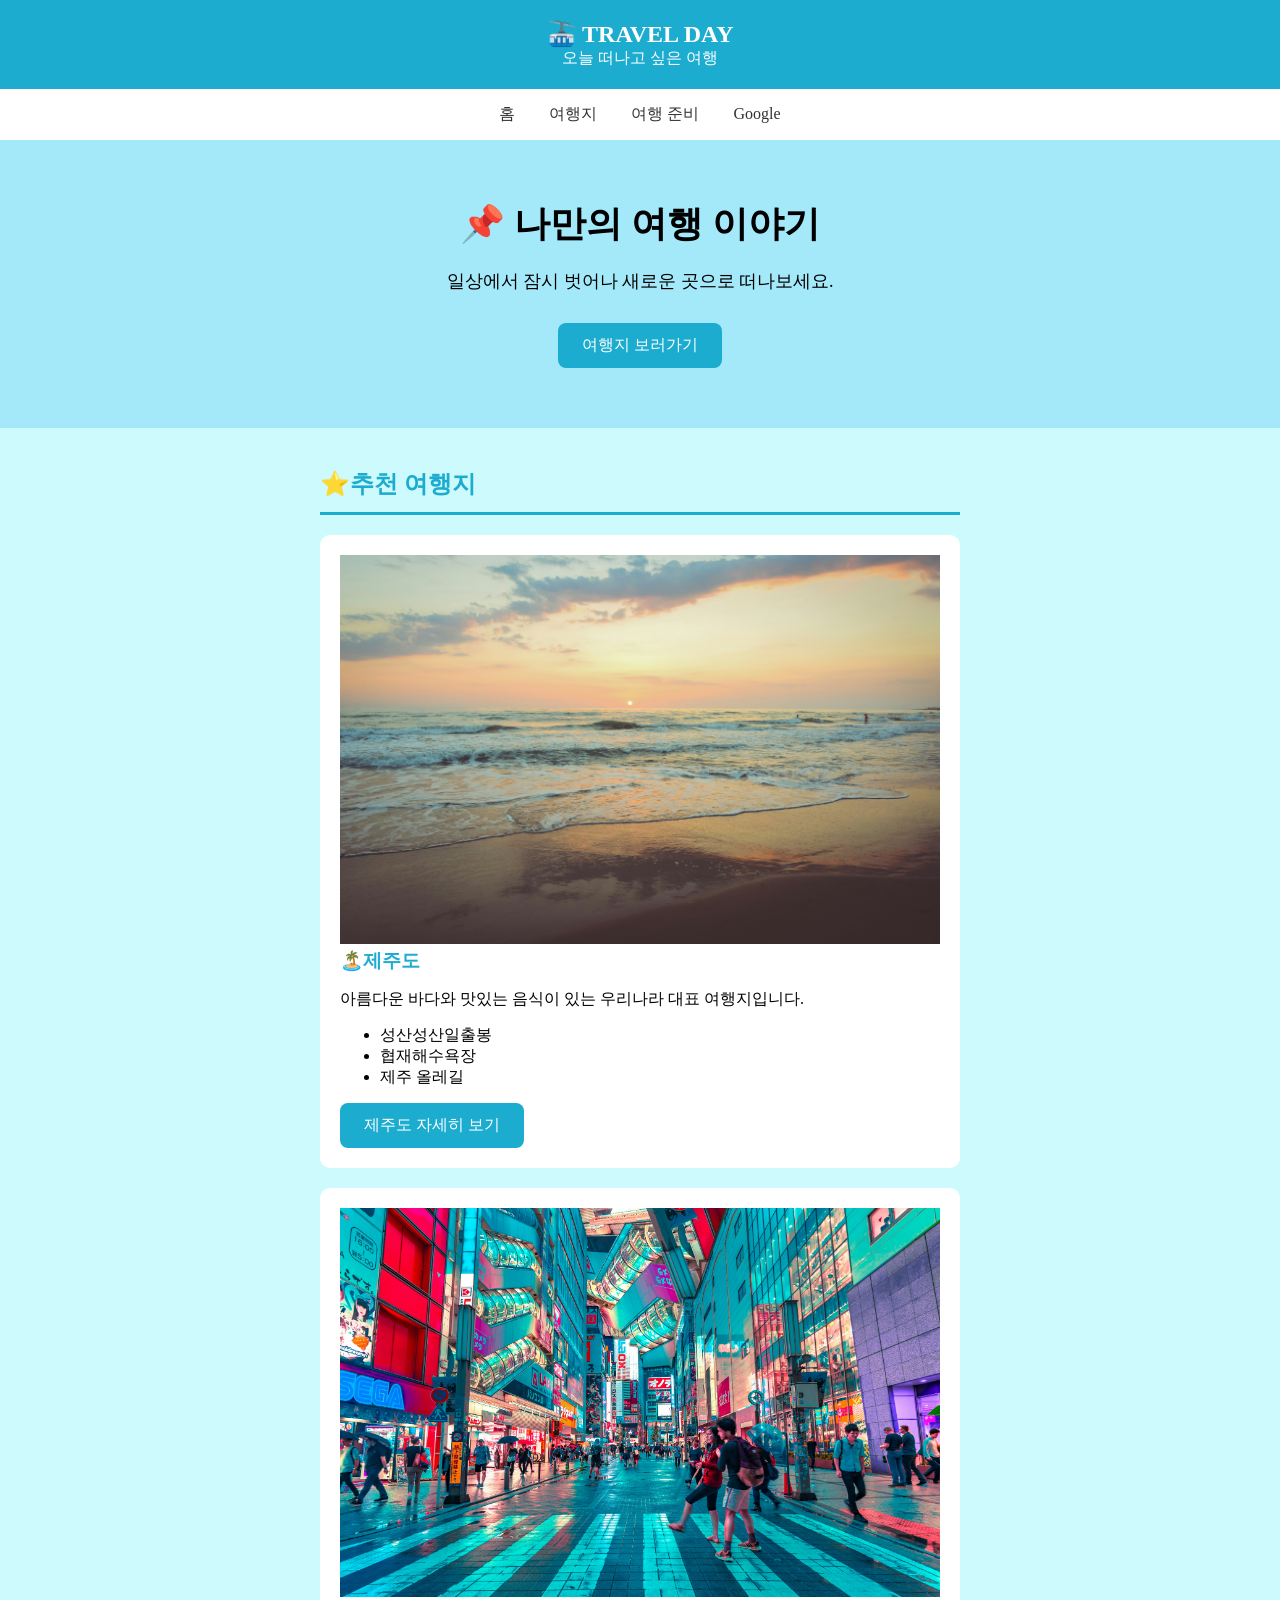
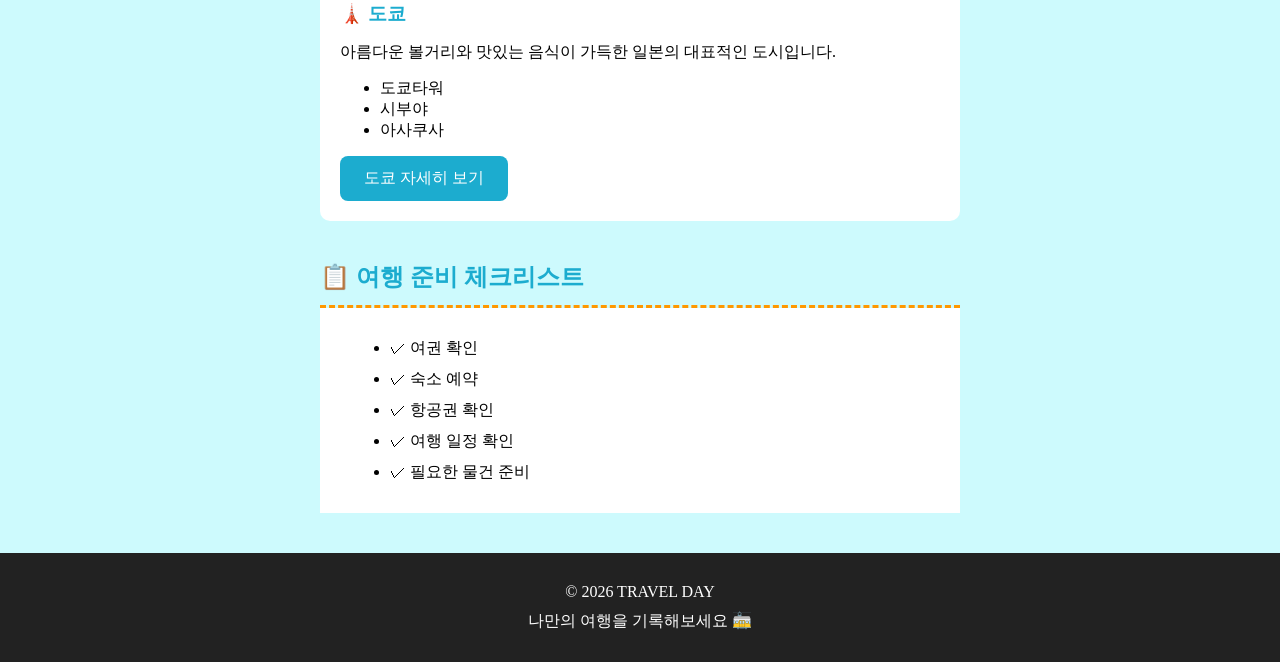
<file: index.html>
<!doctype html>
<html lang="ko">
  <head>
    <meta charset="UTF-8" />
    <meta name="viewport" content="width=device-width, initial-scale=1.0" />
    <title>TRAVEL DAY</title>
    <link rel="stylesheet" href="main.css" />
  </head>
  <body>
    <!-- 헤더 -->
    <header>
      <!-- 로고 -->
      <div id="logo">🚠 TRAVEL DAY</div>
      <!-- 설명 -->
      <p>오늘 떠나고 싶은 여행</p>
    </header>
    <!-- 네비게이션 -->
    <nav>
      <a href="#logo">홈</a>
      <a href="#travel">여행지</a>
      <a href="#check">여행 준비</a>
      <a href="https://google.com">Google</a>
    </nav>
    <!-- 메인 배너 -->
    <div class="hero">
      <h1>📌 나만의 여행 이야기</h1>
      <p>일상에서 잠시 벗어나 새로운 곳으로 떠나보세요.</p>
      <a href="#" class="button">여행지 보러가기</a>
    </div>
    <!-- 추천 여행지 -->
    <section id="travel">
      <h2>⭐추천 여행지</h2>
      <hr />
      <!-- 제주도 -->
      <div class="travel">
        <img src="./images/jeju.png" alt="제주해변" />
        <h3>🏝️제주도</h3>
        <p>아름다운 바다와 맛있는 음식이 있는 우리나라 대표 여행지입니다.</p>
        <ul>
          <li>성산성산일출봉</li>
          <li>협재해수욕장</li>
          <li>제주 올레길</li>
        </ul>
        <!-- 제주도 상세페이지로 이동 버튼 -->
        <a href="jeju.html"  class="button">제주도 자세히 보기</a>
      </div>
      <!-- 도쿄 -->
      <div class="travel">
        <img src="./images/Tokyo.png" alt="도쿄거리" />
        <h3>🗼 도쿄</h3>
        <p>
          아름다운 볼거리와 맛있는 음식이 가득한 일본의 대표적인 도시입니다.
        </p>
        <ul>
          <li>도쿄타워</li>
          <li>시부야</li>
          <li>아사쿠사</li>
        </ul>
        <!-- 도쿄 상세페이지로 이동 버튼 -->
        <a href="#" class="button">도쿄 자세히 보기</a>
      </div>
    </section>
    <!-- 여행 준비 체크리스트 -->
    <section id="check">
      <h2>📋 여행 준비 체크리스트</h2>
      <hr class="check_line" />
      <!-- 준비 리스트 -->
      <div class="check">
        <ul>
          <li>✓ 여권 확인</li>

          <li>✓ 숙소 예약</li>

          <li>✓ 항공권 확인</li>

          <li>✓ 여행 일정 확인</li>

          <li>✓ 필요한 물건 준비</li>
        </ul>
      </div>
    </section>
    <!-- 푸터 -->
    <footer>
      <p>© 2026 TRAVEL DAY</p>
      <p>나만의 여행을 기록해보세요 🚋</p>
    </footer>
  </body>
</html>
</file>
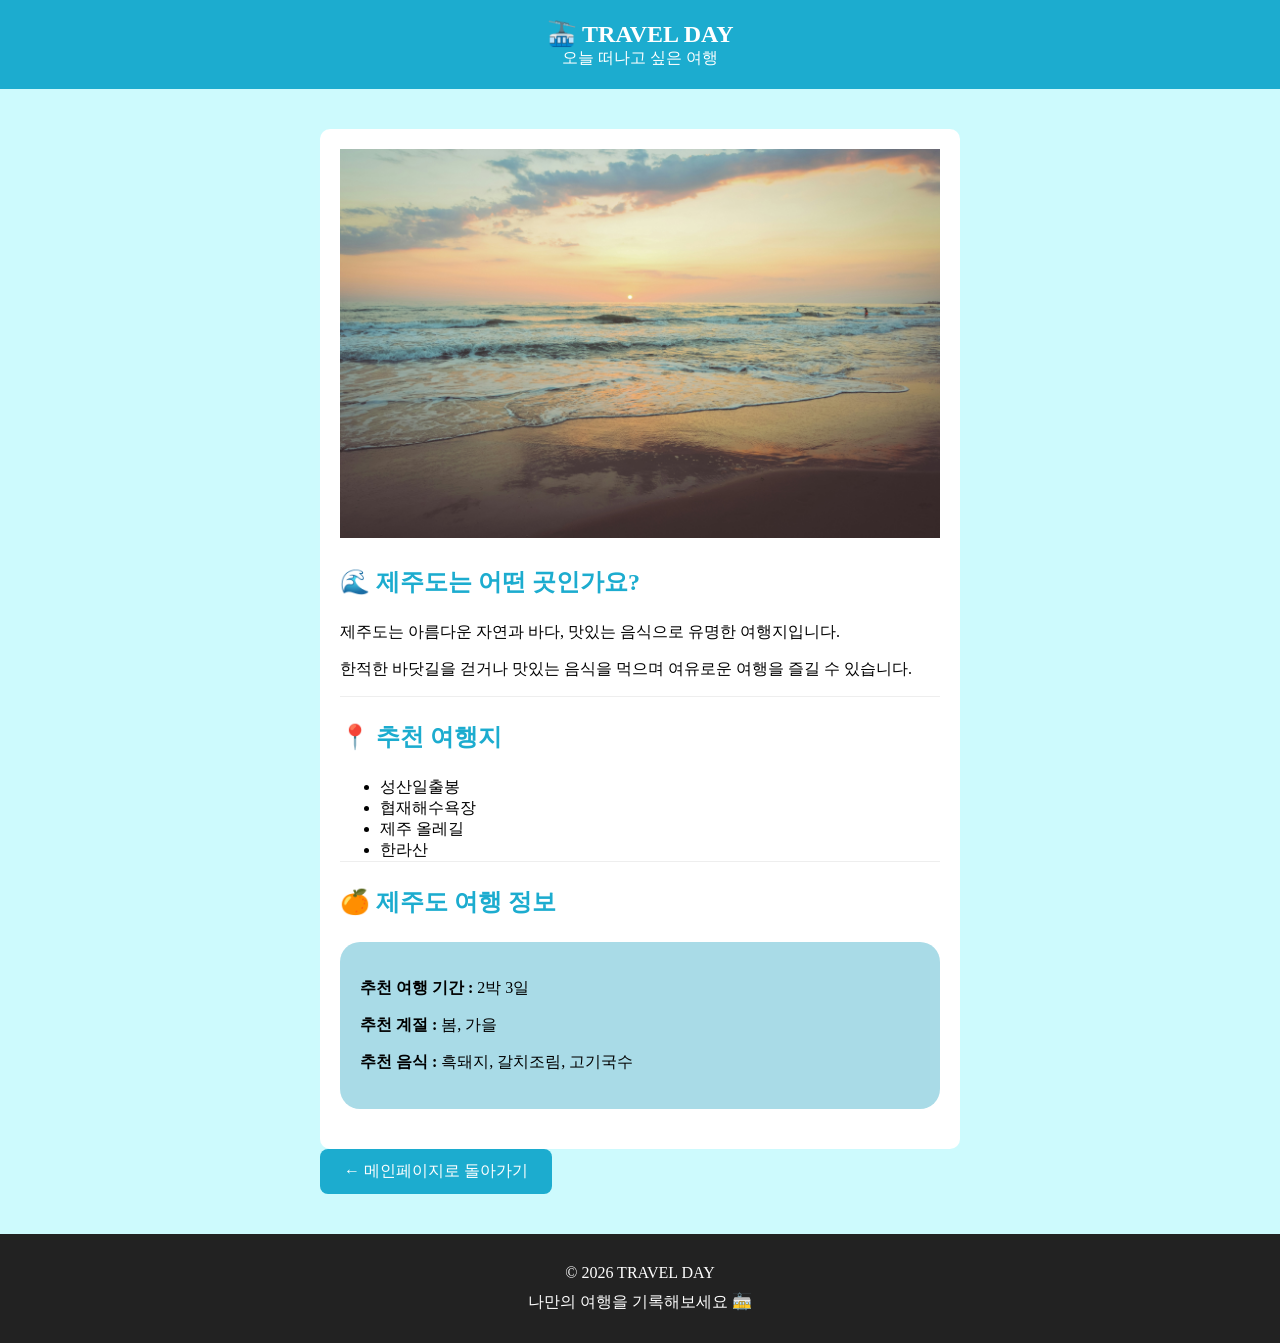
<file: jeju.html>
<!doctype html>
<html lang="ko">
  <head>
    <meta charset="UTF-8" />
    <meta name="viewport" content="width=device-width, initial-scale=1.0" />
    <title>제주도 상세보기</title>
    <link rel="stylesheet" href="main.css" />
  </head>
  <body>
    <!-- 헤더 -->
    <header>
      <!-- 로고 -->
      <div id="logo">🚠 TRAVEL DAY</div>
      <!-- 설명 -->
      <p>오늘 떠나고 싶은 여행</p>
    </header>
    <!-- 메인 -->
    <section>
      <div class="intro">
        <img src="images/jeju.png" alt="" />
        <h2>🌊 제주도는 어떤 곳인가요?</h2>

        <p>
          제주도는 아름다운 자연과 바다, 맛있는 음식으로 유명한 여행지입니다.
        </p>

        <p>
          한적한 바닷길을 걷거나 맛있는 음식을 먹으며 여유로운 여행을 즐길 수
          있습니다.
        </p>
        <hr />
        <h2>📍 추천 여행지</h2>

        <ul>
          <li>성산일출봉</li>

          <li>협재해수욕장</li>

          <li>제주 올레길</li>

          <li>한라산</li>
        </ul>
        <hr />
        <h2>🍊 제주도 여행 정보</h2>
        <div class="info">
          <p><strong>추천 여행 기간 : </strong> 2박 3일</p>
          <p><strong>추천 계절 : </strong> 봄, 가을</p>
          <p><strong>추천 음식 : </strong> 흑돼지, 갈치조림, 고기국수</p>
        </div>
      </div>
      <!-- 메인으로 돌아가기 버튼 -->
        <a href="index.html" class="button">← 메인페이지로 돌아가기</a>
      </div>
    </section>
    <!-- 푸터 -->
    <footer>
      <p>© 2026 TRAVEL DAY</p>
      <p>나만의 여행을 기록해보세요 🚋</p>
    </footer>
  </body>
</html>
</file>
<file: main.css>
* {
  /* padding: 0; */
  margin: 0;
  box-sizing: border-box;
}
html {
  scroll-behavior: smooth;
}
a {
  text-decoration: none;
  color: #333;
}
body {
  background-color: #cdfafd;
}
/* 헤더 */
header {
  text-align: center;
  background-color: #1caccf;
  color: #fff;
  padding: 20px;
}
/* 로고 */
#logo {
  font-size: 24px;
  font-weight: bold;
}
/* 네비게이션 (메뉴) */
nav {
  text-align: center;
  background-color: #fff;
  padding: 15px;
}
/* 메뉴 */
nav a {
  margin-left: 15px;
  margin-right: 15px;
}
/* 메인 배너 */
.hero {
  text-align: center;
  background-color: #a4e9fa;
  padding: 60px;
}
.hero h1 {
  font-size: 36px;
}
.hero p {
  font-size: 18px;
  margin-top: 20px;
  margin-bottom: 30px;
}
.button {
  background-color: #1caccf;
  padding: 12px 24px;
  color: #fff;
  border-radius: 8px;
  display: inline-block;
}
/* 공통영역 */
section,
main {
  width: 50%;
  margin: 40px auto;
  /*background-color: yellowgreen;*/
}
section h2 {
  margin-bottom: 12px;
  color: #1caccf;
  font-weight: 700;
}
.travel h2 {
  color: #222;
  margin: 20px 0;
}
hr {
  border: 0;
  border-top: 3px solid #1caccf;
}
.travel {
  background-color: #fff;
  padding: 20px;
  border-radius: 10px;
  margin: 20px 0;
}
.travel img {
  width: 100%;
}
.travel h3 {
  color: #1caccf;
}
.travel p {
  padding: 15px 0;
}
.travel ul {
  margin-bottom: 15px;
}
/* 여행 준비 */
.check_line {
  border: 0;
  border-top: 3px dashed #ff9800;
}
/* 준비 리스트 */
.check {
  background-color: #fff;
  padding: 20px;
}
.check li {
  margin: 10px;
}
/* 푸터 */
footer {
  background-color: #222;
  color: #fff;
  text-align: center;
  padding: 20px;
}
footer p {
  margin: 10px 0;
}
/* jeju.html */
.intro img {
  width: 100%;
}
.intro h2 {
  margin: 24px 0;
  color: #1caccf;
}
.intro p {
  margin: 16px 0;
}
.intro {
  background-color: #fff;
  padding: 20px;
  border-radius: 10px;
}
.intro hr {
  border-top: 1px solid #eee;
  margin-bottom: 10px;
}
/* 여행 정보 */
.info {
  background-color: #a9dbe7;
  padding: 20px;
  border-radius: 20px;
  margin-bottom: 20px;
}
</file>
